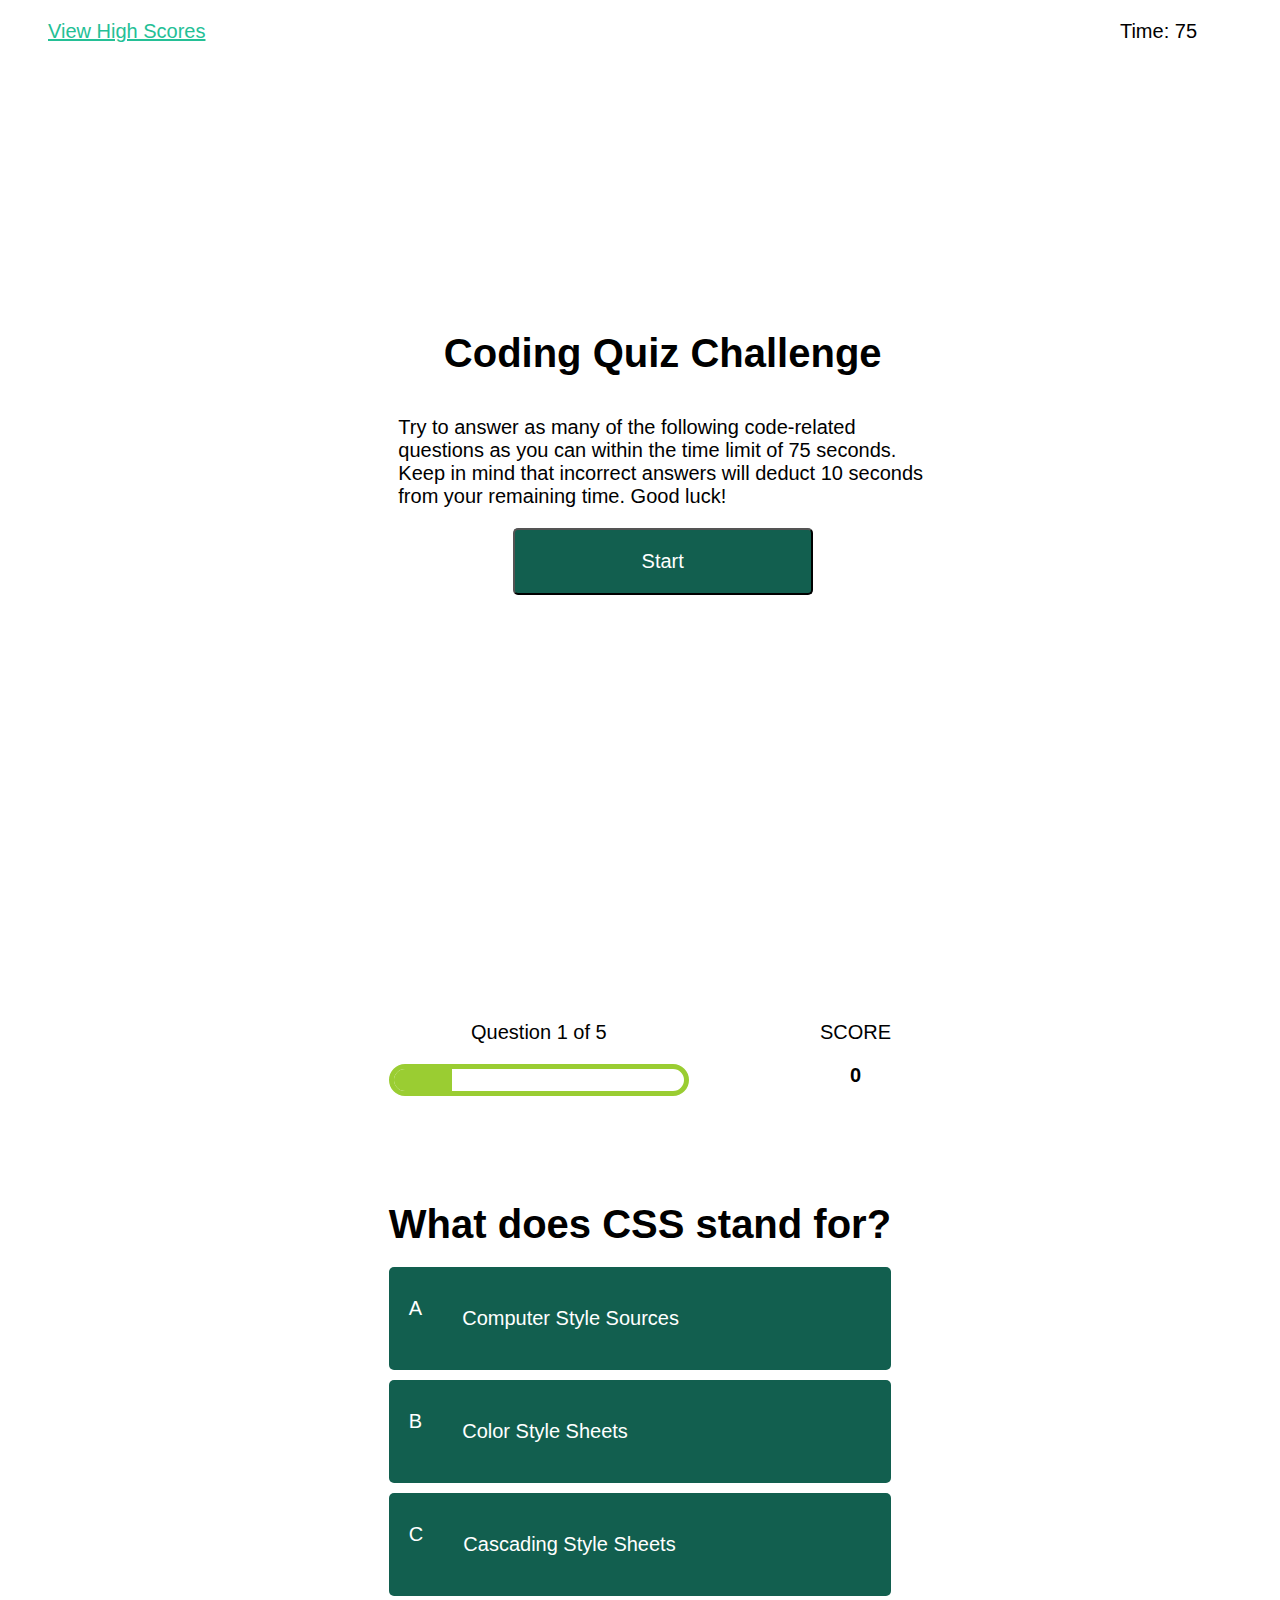
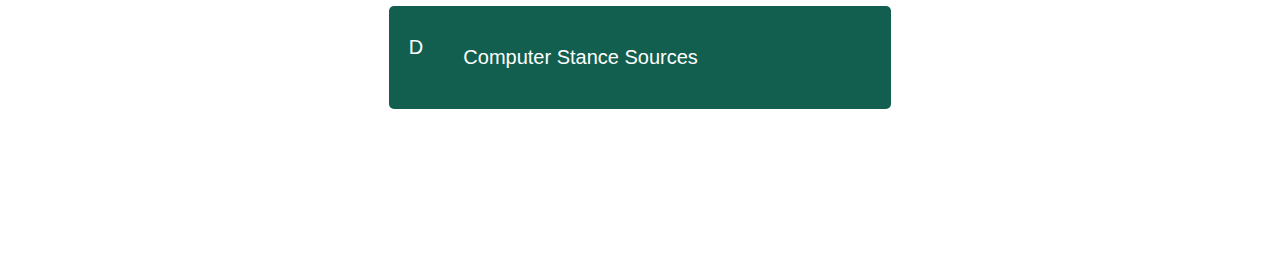
<file: index.html>
<!DOCTYPE html>
<html lang="en">
<head>
    <meta charset="UTF-8">
    <meta name="viewport" content="width=device-width, initial-scale=1.0">
    <title>Coding Quiz</title> 
    <link rel="stylesheet" type="text/css" href="assets/css/style.css" /> <!--linking our stylesheet-->
</head>
    <body>
        <nav>
            <ul>
                <!---Our timer that will count down once we hit start our quiz-->
                <li class ="timer">Time: 75</li>

                <!---We will store our scores here-->
                <li class = "high-scores"><a href = "highScores.html" id="highscore-btn">View High Scores</a></li>
            </ul>
        </nav>
        <div class="container">
            <div id="home" class="flex-column flex-center">
                <h1>Coding Quiz Challenge</h1>
                <p>Try to answer as many of the following code-related questions as you can
                    within the time limit of 75 seconds.<br> Keep in mind that incorrect answers
                    will deduct 10 seconds from your remaining time. Good luck!</p>
                <!---Includes our start button to initate quiz-->
                <!---I cannot get start button to initiate but quiz works-->
                <button id="start-btn" class="btn">Start</button>
            </div>
        </div>

        <div class ="container"> 
            <div id="quiz" class ="justify-center flex-column">
                <div id="hud"> <!---Create a Heads Up Display ID to keep track of score-->
                    <div class="hud-item">
                        <p id="quizText" class="hud-prefix">
                            Question
                        </p>
                        <div id="progressBar">
                            <div id="progressBarFull"></div>
                        </div>
                    </div>
                    <div class ="hud-item">
                        <p class ="hud-prefix">
                            SCORE
                        </p>
                        <h2 class="hud-text" id="score">0</h2>
                    </div>
                </div>
                <div class="timer" id="timer"></div>
                <h1 id="question">Q</h1> <!---creating our question and choice container-->
                <div class="choice-container">
                    <p class="choice-prefix">A</p>
                    <p class="choice-text" data-number="1">Choice</p><!---choices / answer-->
                </div>
                <div class="choice-container">
                    <p class="choice-prefix">B</p>
                    <p class="choice-text" data-number="2">Choice 2</p>
                </div>
                <div class="choice-container">
                    <p class="choice-prefix">C</p>
                    <p class="choice-text" data-number="3">Choice 3</p>
                </div>
                <div class="choice-container">
                    <p class="choice-prefix">D</p>
                    <p class="choice-text" data-number="4">Choice 4</p>
                </div>
            </div> 
        </div> 
        <script src="assets/js/script.js"></script>   <!---linking our JS-->
    </body>
</html>
</file>
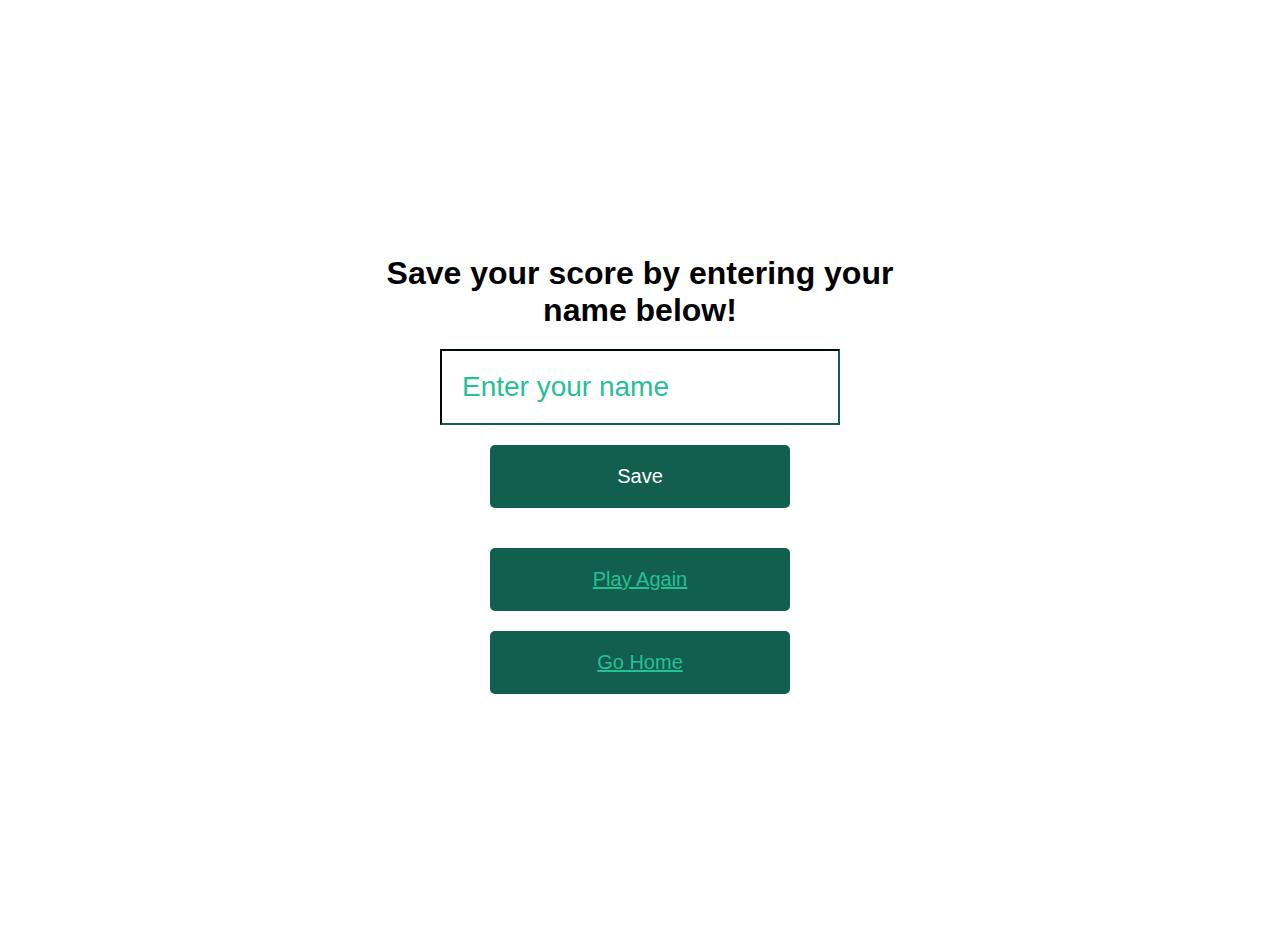
<file: end.html>
<!DOCTYPE html>
<html lang="en">
<head>
    <meta charset="UTF-8">
    <meta http-equiv="X-UA-Compatible" content="IE=edge">
    <meta name="viewport" content="width=device-width, initial-scale=1.0">
    <title>End</title>
    <link rel="stylesheet" type="text/css" href="assets/css/style.css" /> <!--linking our stylesheet-->
</head>
<body>
    <div class="container"> <!---creating our High Scores -->
        <div id="end" class="flex-center flex-column">
            <h1 id="finalScore">0</h1>
            <form class="end-form-container">
                <h2 id="end-text">Save your score by entering your name below!</h2>
                <input type="text" name="name" id="username" placeholder="Enter your name">
                <button class="btn" id="saveScoreBtn" type="submit"
                onclick="saveHighScore(event)" disabled>Save</button>
            </form>
            <a href="index.html" class="btn">Play Again</a> <!---navigate buttons-->
            <a href="index.html" class="btn">Go Home</a>
        </div>
    </div>
    <script src="assets/js/end.js"></script>   <!---linking the end JS-->
</body>
</html>
</file>
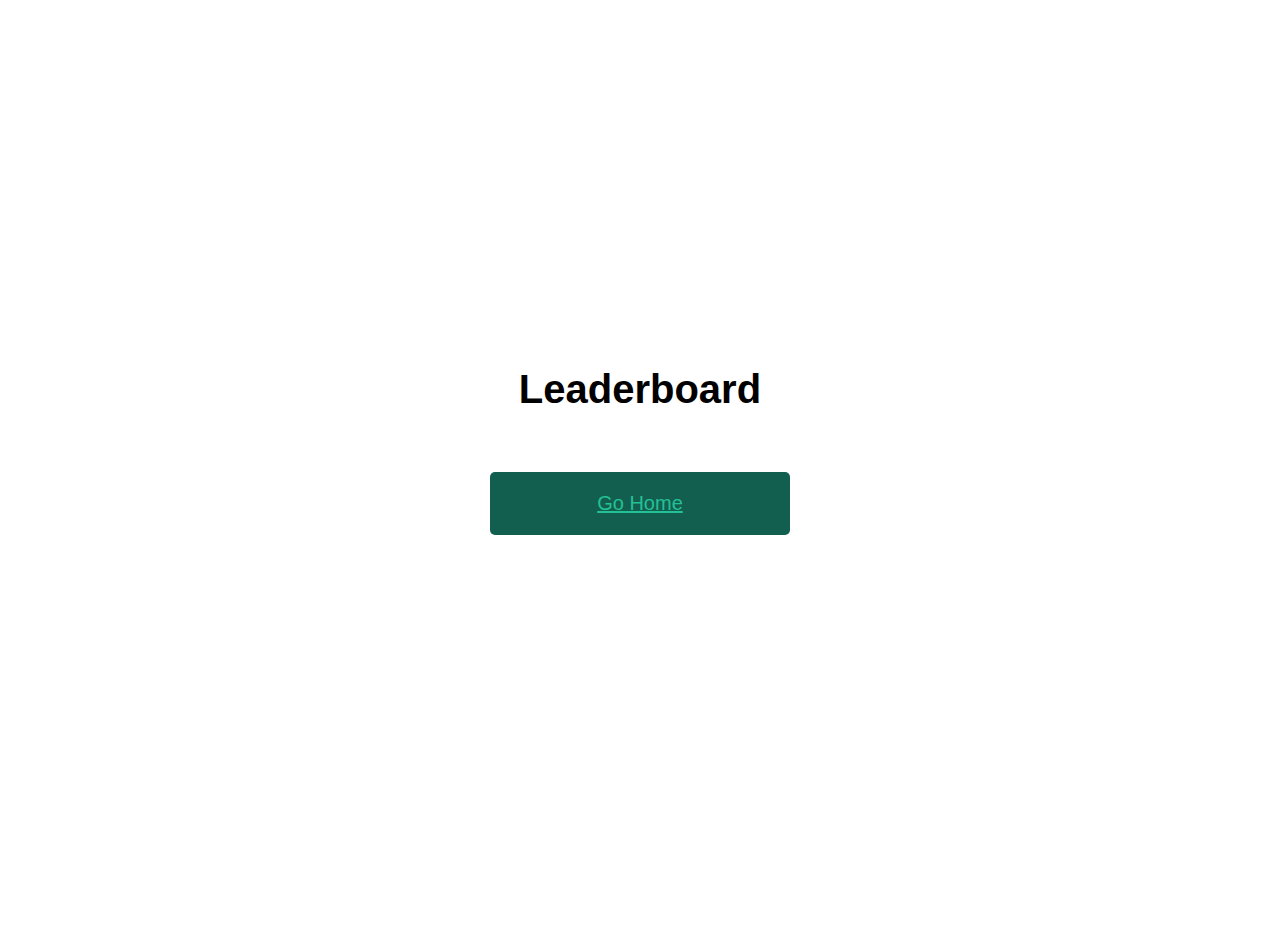
<file: highScores.html>
<!DOCTYPE html>
<html lang="en">
<head>
    <meta charset="UTF-8">
    <meta http-equiv="X-UA-Compatible" content="IE=edge">
    <meta name="viewport" content="width=device-width, initial-scale=1.0">
    <title>High Scors</title>
    <link rel="stylesheet" type="text/css" href="assets/css/style.css" /> <!--linking our stylesheet-->

</head>
<body>
    <div class="container"> <!---so we can see who has submitted a high score-->
        <div id="highScores" class="flex-center flex-column">
            <h1 id="finalScore">Leaderboard</h1>
            <ul id="highScoresList"></ul>
            <a href="index.html" class="btn">Go Home</a>
        </div>
    </div>
    <script src="assets/js/highScores.js"></script>   <!---linking our high scores JS-->
</body>
</html>
</file>
<file: assets/css/style.css>
:root {
    --light: white;
    --medium: rgb(36, 192, 150);
    --mediumvist: rgb(18, 95, 79);
    --dark: black; 
    --correct: yellowgreen;
    --incorrect: red;
}

* {
    box-sizing: border-box;
    font-size: 20px;
    font-family: 'Gill Sans', 'Gill Sans MT', Calibri, 'Trebuchet MS', sans-serif;
    margin-bottom: 20px;
}

a:link {
    color: var(--medium);
  }
  a:visited {
    color: var(--dark);
  }

nav {
    color: var(--dark);
    font-family: 'Gill Sans', 'Gill Sans MT', Calibri, 'Trebuchet MS', sans-serif;
    font-size: 30px;
}

ul {
    list-style-type: none;
}

.timer {
    float:right;
    margin-right: 75px;
}

.high-scores {
    float:left;
}

h1 {
    font-family: 'Lucida Sans', 'Lucida Sans Regular', 'Lucida Grande', 'Lucida Sans Unicode', Geneva, Verdana, sans-serif;
    font-size: 40px;
}

.container {
    width: 100vw;
    height: 100vh;
    display: flex;
    justify-content: center;
    align-items: center;
    max-width: 45%;
    margin: 0 auto;
    padding: 20px;
}

.flex-column {
    display: flex;
    flex-direction: column;
}

.flex-center {
    justify-content: center;
    align-items: center;
}

.justify-center {
    justify-content: center;
}

.text-center {
    text-align: center;
}

.btn {
    padding: 20px 0;
    width: 300px;
    text-align: center;
    color: var(--light);
    background-color: var(--mediumvist);
    border-radius: 5px;
}

.btn:hover {
    cursor: pointer;
    background-color: var(--medium);
}

/*disable button? */

.hidden {
    display:none;
}

.choice-container {
    display:flex;
    width: 100%;
    border-radius: 5px;
    background-color: var(--mediumvist);
    margin-bottom: 10px;
    min-width: 400px;
}

.choice-container:hover {
    cursor: pointer;
    background-color: var(--medium);
}

.choice-prefix {
    padding: 10px 20px;
    color: var(--light);
}

.choice-text {
    padding: 20px;
    color: var(--light);
    width: 100%;
}

.correct {
    background-color: yellowgreen;
}

.incorrect {
    background-color: red;
}


#hud {
    display: flex;
    justify-content: space-between;
}

.hud-prefix {
    text-align: center;
}

.hud-item {
    text-align: center;
}

#progressBar{
    width: 300px;
    height: 32px;
    border: 5px solid var(--correct);
    margin-top: 32 px;
    border-radius: 50px;
    overflow: hidden;
}

#progressBarFull {
    height: 100%;
    background-color: var(--correct);
    width: 0%;
}

@media screen and (max-width: 768px) {
    .choice-container{
        min-width: 40rem;
    }
}

/* End Page CSS */
.end-form-container {
    width:100%;
    display:flex;
    flex-direction: column;
    align-items: center;
    max-width: 30rem;
}

input {
    margin-bottom: 16 px;
    width: 20rem;
    padding: 20px;
    font-size: 28px;
    border-color: var(--mediumvist);
}

input::placeholder {
    color: var(--medium);
}

#end-text {
    font-size: 32px;
    color: var(--dark);
    text-align: center;
}

#saveScoreBtn {
    border: none;
} 

#highScoresList {
    list-style: none;
}

.high-score {
    font-size: 28px;
    margin-bottom: 8px;
}
</file>
